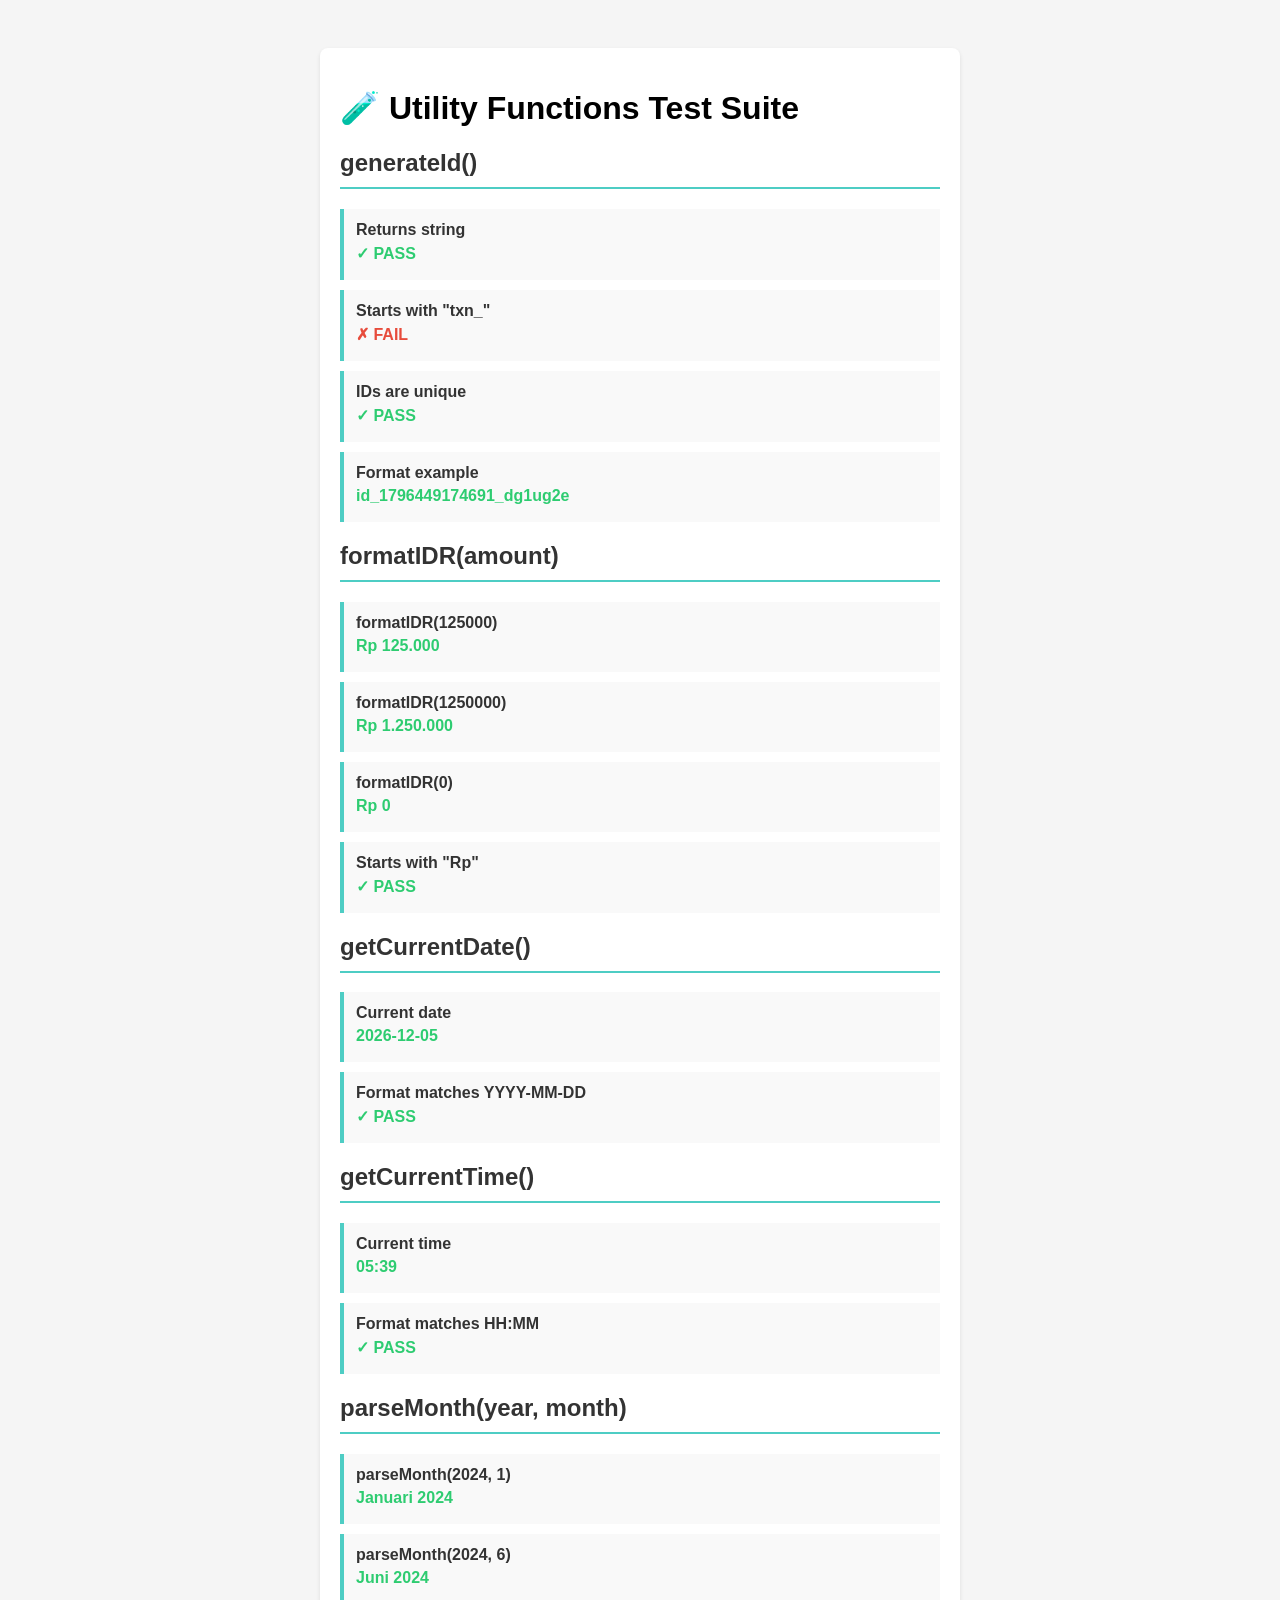
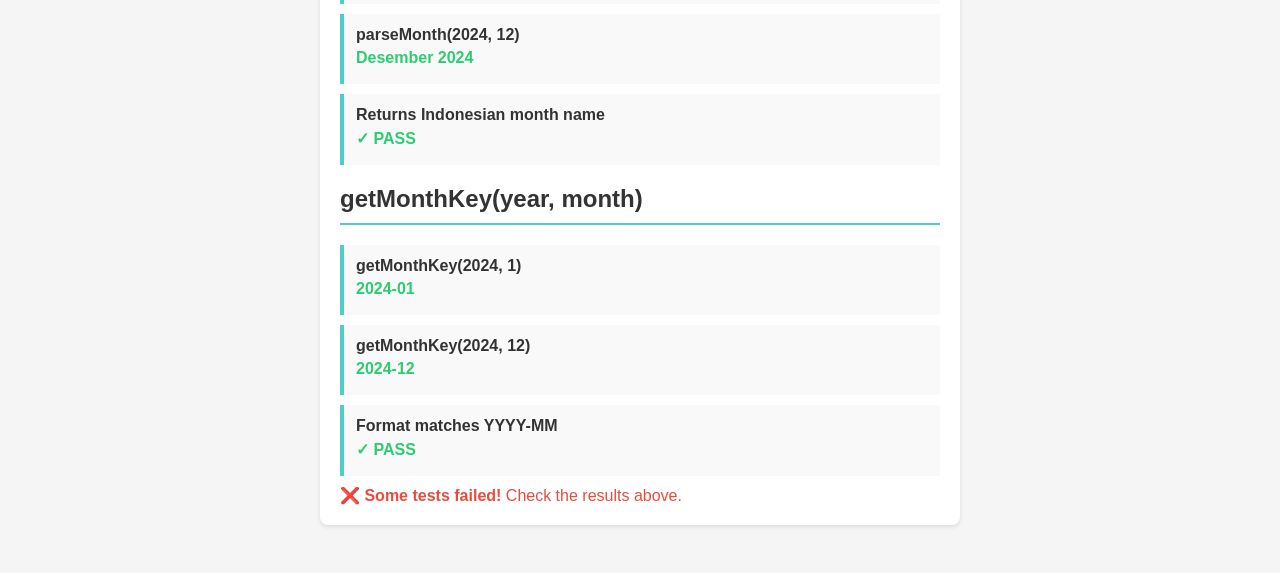
<file: test_utility_functions.html>
<!DOCTYPE html>
<html lang="id">
<head>
    <meta charset="UTF-8">
    <meta name="viewport" content="width=device-width, initial-scale=1.0">
    <title>Utility Functions Test</title>
    <style>
        body {
            font-family: Arial, sans-serif;
            padding: 20px;
            background-color: #f5f5f5;
        }
        .test-container {
            background: white;
            padding: 20px;
            border-radius: 8px;
            box-shadow: 0 2px 4px rgba(0,0,0,0.1);
            max-width: 600px;
            margin: 20px auto;
        }
        h2 {
            color: #333;
            border-bottom: 2px solid #4ECDC4;
            padding-bottom: 10px;
        }
        .test-case {
            background: #f9f9f9;
            padding: 12px;
            margin: 10px 0;
            border-left: 4px solid #4ECDC4;
        }
        .test-case strong {
            color: #333;
        }
        .result {
            color: #2ecc71;
            font-weight: bold;
            margin: 5px 0;
        }
        .error {
            color: #e74c3c;
        }
        .success {
            background-color: #d4edda;
            border: 1px solid #c3e6cb;
            color: #155724;
            padding: 10px;
            border-radius: 4px;
            margin: 15px 0;
        }
    </style>
</head>
<body>
    <div class="test-container">
        <h1>🧪 Utility Functions Test Suite</h1>
        
        <div id="testResults"></div>
    </div>

    <!-- Load the app.js which contains our utility functions -->
    <script src="js/app.js"></script>
    
    <script>
        const results = [];
        
        // Test 1: generateId()
        console.log('Testing generateId()...');
        const id1 = generateId();
        const id2 = generateId();
        results.push({
            name: 'generateId()',
            tests: [
                { desc: 'Returns string', pass: typeof id1 === 'string' },
                { desc: 'Starts with "txn_"', pass: id1.startsWith('txn_') },
                { desc: 'IDs are unique', pass: id1 !== id2 },
                { desc: 'Format example', value: id1 }
            ]
        });
        
        // Test 2: formatIDR()
        console.log('Testing formatIDR()...');
        results.push({
            name: 'formatIDR(amount)',
            tests: [
                { desc: 'formatIDR(125000)', value: formatIDR(125000) },
                { desc: 'formatIDR(1250000)', value: formatIDR(1250000) },
                { desc: 'formatIDR(0)', value: formatIDR(0) },
                { desc: 'Starts with "Rp"', pass: formatIDR(100000).startsWith('Rp') }
            ]
        });
        
        // Test 3: getCurrentDate()
        console.log('Testing getCurrentDate()...');
        const date = getCurrentDate();
        results.push({
            name: 'getCurrentDate()',
            tests: [
                { desc: 'Current date', value: date },
                { desc: 'Format matches YYYY-MM-DD', pass: /^\d{4}-\d{2}-\d{2}$/.test(date) }
            ]
        });
        
        // Test 4: getCurrentTime()
        console.log('Testing getCurrentTime()...');
        const time = getCurrentTime();
        results.push({
            name: 'getCurrentTime()',
            tests: [
                { desc: 'Current time', value: time },
                { desc: 'Format matches HH:MM', pass: /^\d{2}:\d{2}$/.test(time) }
            ]
        });
        
        // Test 5: parseMonth()
        console.log('Testing parseMonth()...');
        results.push({
            name: 'parseMonth(year, month)',
            tests: [
                { desc: 'parseMonth(2024, 1)', value: parseMonth(2024, 1) },
                { desc: 'parseMonth(2024, 6)', value: parseMonth(2024, 6) },
                { desc: 'parseMonth(2024, 12)', value: parseMonth(2024, 12) },
                { desc: 'Returns Indonesian month name', pass: parseMonth(2024, 1) === 'Januari 2024' }
            ]
        });
        
        // Test 6: getMonthKey()
        console.log('Testing getMonthKey()...');
        results.push({
            name: 'getMonthKey(year, month)',
            tests: [
                { desc: 'getMonthKey(2024, 1)', value: getMonthKey(2024, 1) },
                { desc: 'getMonthKey(2024, 12)', value: getMonthKey(2024, 12) },
                { desc: 'Format matches YYYY-MM', pass: /^\d{4}-\d{2}$/.test(getMonthKey(2024, 5)) }
            ]
        });
        
        // Render results
        const resultsDiv = document.getElementById('testResults');
        let allPass = true;
        
        results.forEach(test => {
            const testDiv = document.createElement('div');
            const testCases = test.tests.map(t => {
                if (t.pass === false) allPass = false;
                return `<div class="test-case">
                    <strong>${t.desc}</strong>
                    ${t.pass !== undefined ? `<div class="result ${t.pass ? '' : 'error'}">${t.pass ? '✓ PASS' : '✗ FAIL'}</div>` : ''}
                    ${t.value ? `<div class="result">${t.value}</div>` : ''}
                </div>`;
            }).join('');
            
            testDiv.innerHTML = `<h2>${test.name}</h2>${testCases}`;
            resultsDiv.appendChild(testDiv);
        });
        
        // Final result
        const finalDiv = document.createElement('div');
        finalDiv.className = allPass ? 'success' : 'error';
        finalDiv.innerHTML = allPass ? 
            '<strong>✅ All Tests Passed!</strong> Utility functions are working correctly.' :
            '<strong>❌ Some tests failed!</strong> Check the results above.';
        resultsDiv.appendChild(finalDiv);
        
        console.log('All tests completed!');
    </script>
</body>
</html>
</file>
